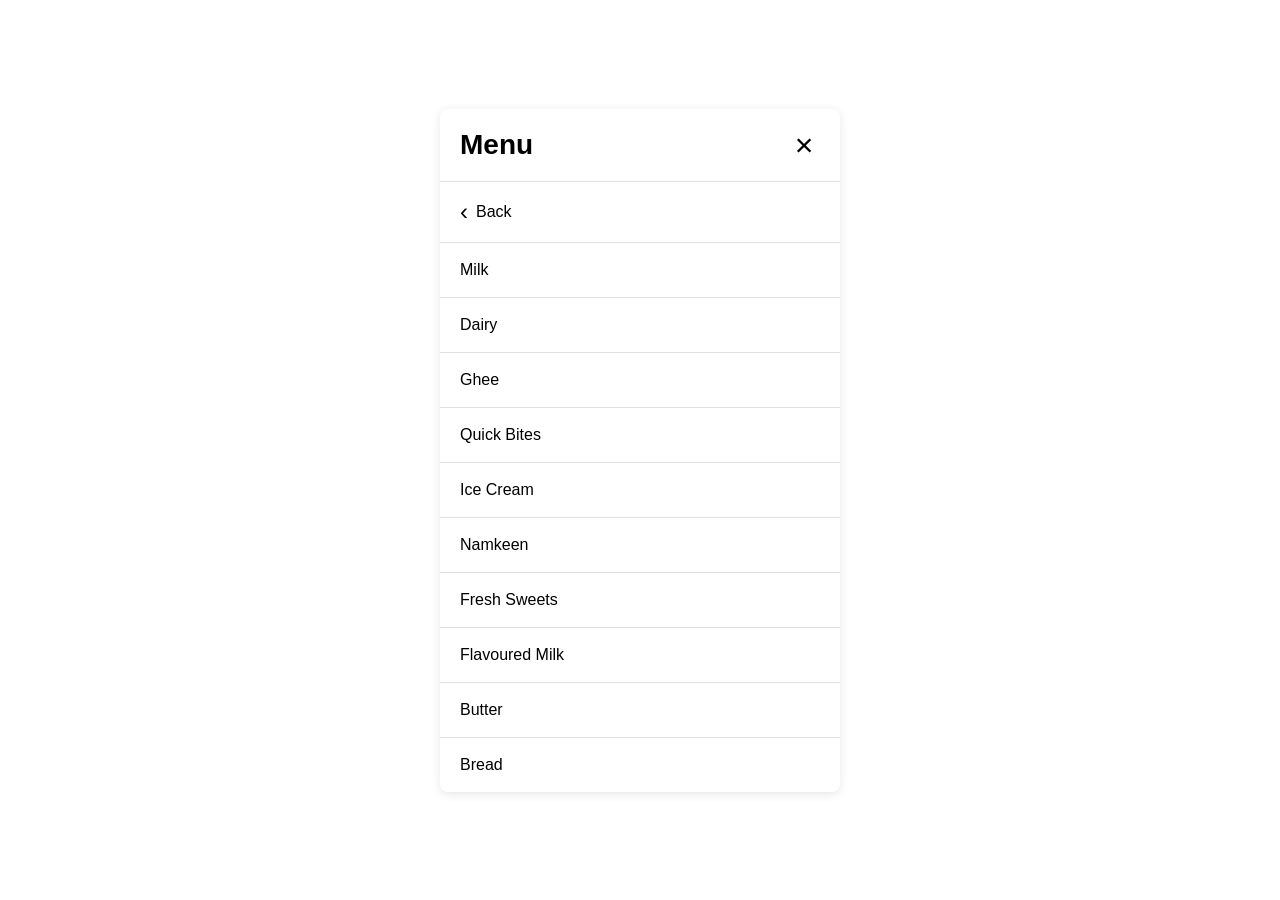
<file: Dairy-Flow.NAFinalllll/Dairy-Flow.NAFinal/Dairy-Flow/menu/index.html>
<!DOCTYPE html>
<html lang="en">
<head>
    <meta charset="UTF-8">
    <meta name="viewport" content="width=device-width, initial-scale=1.0">
    <title>Menu</title>
    <link rel="stylesheet" href="style.css">
</head>
<body>
    <div class="menu-container">
        <div class="menu-header">
            <h1 class="menu-title">Menu</h1>
            <button class="close-btn" aria-label="Close menu">×</button>
        </div>
        
        <div class="menu-list">
            <div class="menu-item back-item">
                <span class="back-icon">‹</span> Back
            </div>
            <div class="menu-item">Milk</div>
            <div class="menu-item">Dairy</div>
            <div class="menu-item">Ghee</div>
            <div class="menu-item">Quick Bites</div>
            <div class="menu-item">Ice Cream</div>
            <div class="menu-item">Namkeen</div>
            <div class="menu-item">Fresh Sweets</div>
            <div class="menu-item">Flavoured Milk</div>
            <div class="menu-item">Butter</div>
            <div class="menu-item">Bread</div>
        </div>
    </div>
    
    <script src="app.js"></script>
</body>
</html>
</file>
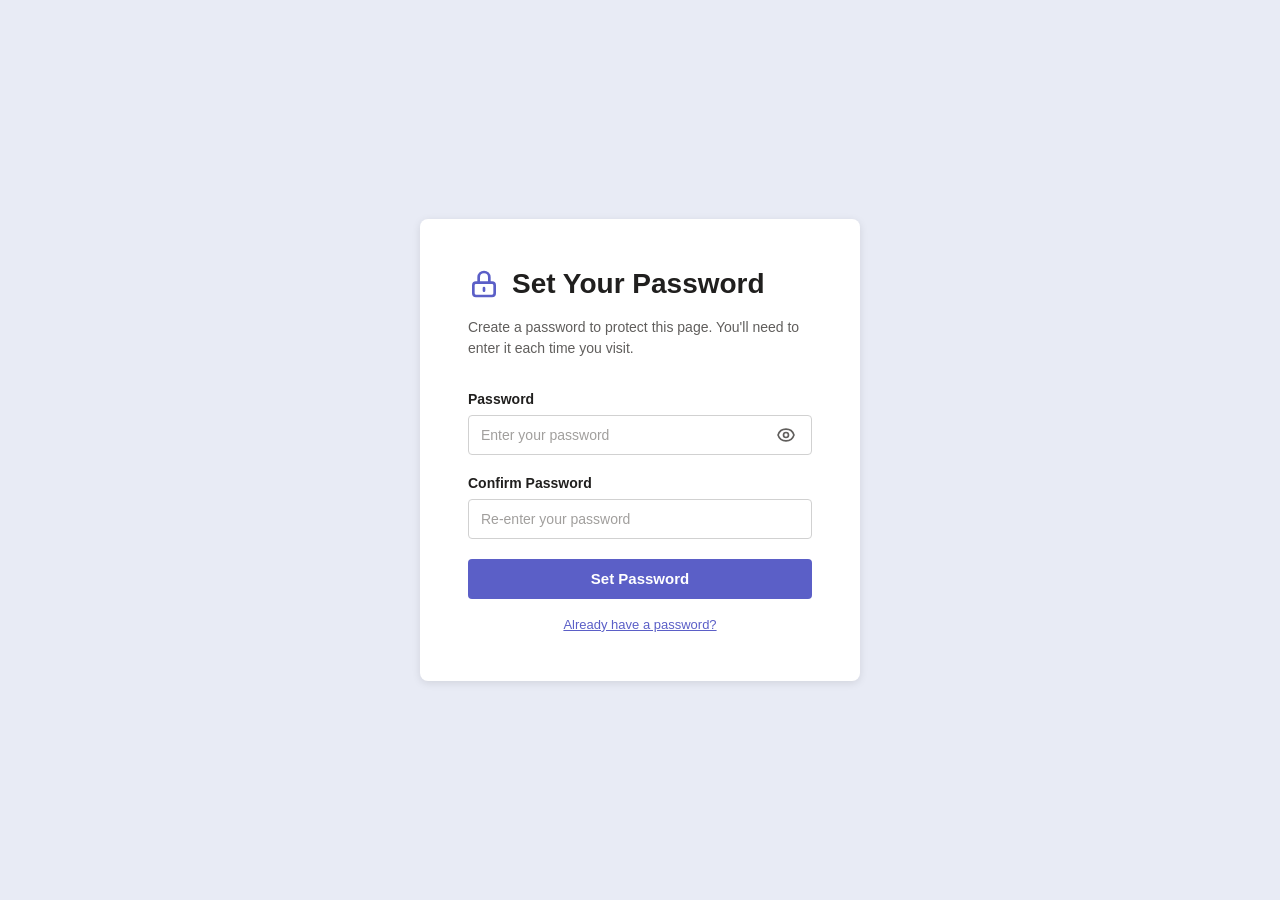
<file: Dairy-Flow.NAFinalllll/Dairy-Flow.NAFinal/Dairy-Flow/security/index.html>
<!DOCTYPE html>
<html lang="en">
<head>
    <meta charset="UTF-8">
    <meta name="viewport" content="width=device-width, initial-scale=1.0">
    <title>Password Protected Page</title>
    <link rel="stylesheet" href="styles.css">
</head>
<body>
    <!-- Loading Screen -->
    <div id="loading" class="screen">
        <div class="loading-text">Loading...</div>
    </div>

    <!-- Setup Password Screen -->
    <div id="setupScreen" class="screen hidden">
        <div class="card">
            <div class="title-section">
                <svg class="lock-icon" fill="none" stroke="currentColor" viewBox="0 0 24 24">
                    <path stroke-linecap="round" stroke-linejoin="round" stroke-width="2" d="M12 15v2m-6 4h12a2 2 0 002-2v-6a2 2 0 00-2-2H6a2 2 0 00-2 2v6a2 2 0 002 2zm10-10V7a4 4 0 00-8 0v4h8z"/>
                </svg>
                <h1>Set Your Password</h1>
            </div>
            
            <p class="subtitle">Create a password to protect this page. You'll need to enter it each time you visit.</p>

            <form id="setupForm">
                <div class="form-field">
                    <label>Password</label>
                    <div class="input-container">
                        <input 
                            type="password" 
                            id="password" 
                            placeholder="Enter your password" 
                            required
                        />
                        <button type="button" class="eye-button" onclick="togglePassword('password')">
                            <svg class="eye-icon" fill="none" stroke="currentColor" viewBox="0 0 24 24">
                                <path stroke-linecap="round" stroke-linejoin="round" stroke-width="2" d="M15 12a3 3 0 11-6 0 3 3 0 016 0z"/>
                                <path stroke-linecap="round" stroke-linejoin="round" stroke-width="2" d="M2.458 12C3.732 7.943 7.523 5 12 5c4.478 0 8.268 2.943 9.542 7-1.274 4.057-5.064 7-9.542 7-4.477 0-8.268-2.943-9.542-7z"/>
                            </svg>
                        </button>
                    </div>
                </div>

                <div class="form-field">
                    <label>Confirm Password</label>
                    <div class="input-container">
                        <input 
                            type="password" 
                            id="confirmPassword" 
                            placeholder="Re-enter your password" 
                            required
                        />
                    </div>
                </div>

                <div id="setupError" class="error-message hidden"></div>

                <button type="submit" class="unlock-button">
                    Set Password
                </button>

                <div class="forgot-link">
                    <a href="#" onclick="event.preventDefault();">Already have a password?</a>
                </div>
            </form>
        </div>
    </div>

    <!-- Login Screen -->
    <div id="loginScreen" class="screen hidden">
        <div class="card">
            <div class="title-section">
                <svg class="lock-icon" fill="none" stroke="currentColor" viewBox="0 0 24 24">
                    <path stroke-linecap="round" stroke-linejoin="round" stroke-width="2" d="M12 15v2m-6 4h12a2 2 0 002-2v-6a2 2 0 00-2-2H6a2 2 0 00-2 2v6a2 2 0 002 2zm10-10V7a4 4 0 00-8 0v4h8z"/>
                </svg>
                <h1>Enter Password</h1>
            </div>
            
            <p class="subtitle">This page is protected. Please enter your password to continue.</p>

            <form id="loginForm">
                <div class="form-field">
                    <label>Password</label>
                    <div class="input-container">
                        <input 
                            type="password" 
                            id="loginPassword" 
                            placeholder="Enter your password" 
                            required
                            autofocus
                        />
                        <button type="button" class="eye-button" onclick="togglePassword('loginPassword')">
                            <svg class="eye-icon" fill="none" stroke="currentColor" viewBox="0 0 24 24">
                                <path stroke-linecap="round" stroke-linejoin="round" stroke-width="2" d="M15 12a3 3 0 11-6 0 3 3 0 016 0z"/>
                                <path stroke-linecap="round" stroke-linejoin="round" stroke-width="2" d="M2.458 12C3.732 7.943 7.523 5 12 5c4.478 0 8.268 2.943 9.542 7-1.274 4.057-5.064 7-9.542 7-4.477 0-8.268-2.943-9.542-7z"/>
                            </svg>
                        </button>
                    </div>
                </div>

                <div id="loginError" class="error-message hidden"></div>

                <button type="submit" class="unlock-button">
                    Unlock
                </button>

                <div class="forgot-link">
                    <a href="#" onclick="event.preventDefault(); resetPassword();">Forgot password? Reset it here</a>
                </div>
            </form>
        </div>
    </div>

    <!-- Protected Content Screen -->
    <div id="contentScreen" class="screen hidden">
        <div class="content-wrapper">
            <div class="content-card">
                <div class="content-header">
                    <div class="success-section">
                        <svg class="success-icon" fill="none" stroke="currentColor" viewBox="0 0 24 24">
                            <path stroke-linecap="round" stroke-linejoin="round" stroke-width="2" d="M9 12l2 2 4-4m6 2a9 9 0 11-18 0 9 9 0 0118 0z"/>
                        </svg>
                        <h1>Welcome! You're in.</h1>
                    </div>
                    <button class="reset-link" onclick="resetPassword()">
                        Reset Password
                    </button>
                </div>
                
                <div class="content-area">
                    <p class="content-text">
                        This is your protected content area. You've successfully authenticated!
                    </p>
                    
                    <div class="info-panel">
                        <h2>Protected Content</h2>
                        <p>
                            This page is only accessible after entering the correct password.
                            Your password is securely stored in your browser's local storage.
                        </p>
                        <ul class="features">
                            <li>✓ Password protection active</li>
                            <li>✓ Data stored locally in your browser</li>
                            <li>✓ No server-side authentication needed</li>
                        </ul>
                    </div>
                </div>
            </div>
        </div>
    </div>

    <script src="script.js"></script>
</body>
</html>
</file>
<file: Dairy-Flow.NAFinalllll/Dairy-Flow.NAFinal/Dairy-Flow/menu/style.css>
* {
    margin: 0;
    padding: 0;
    box-sizing: border-box;
}

body {
    font-family: -apple-system, BlinkMacSystemFont, 'Segoe UI', Roboto, Oxygen, Ubuntu, Cantarell, sans-serif;
    background-color: #ffffff;
    display: flex;
    justify-content: center;
    align-items: center;
    min-height: 100vh;
    padding: 20px;
}

.menu-container {
    background-color: #ffffff;
    width: 100%;
    max-width: 400px;
    box-shadow: 0 2px 10px rgba(0, 0, 0, 0.1);
    border-radius: 8px;
    overflow: hidden;
}

.menu-header {
    display: flex;
    justify-content: space-between;
    align-items: center;
    padding: 20px;
    border-bottom: 1px solid #e0e0e0;
}

.menu-title {
    font-size: 28px;
    font-weight: bold;
    color: #000000;
    margin: 0;
}

.close-btn {
    background: none;
    border: none;
    font-size: 32px;
    color: #000000;
    cursor: pointer;
    padding: 0;
    width: 32px;
    height: 32px;
    display: flex;
    align-items: center;
    justify-content: center;
    line-height: 1;
    transition: opacity 0.2s;
}

.close-btn:hover {
    opacity: 0.6;
}

.menu-list {
    display: flex;
    flex-direction: column;
}

.menu-item {
    padding: 18px 20px;
    font-size: 16px;
    color: #000000;
    border-bottom: 1px solid #e0e0e0;
    cursor: pointer;
    transition: background-color 0.2s;
    display: flex;
    align-items: center;
}

.menu-item:last-child {
    border-bottom: none;
}

.menu-item:hover {
    background-color: #f5f5f5;
}

.back-item {
    color: #000000;
}

.back-icon {
    margin-right: 8px;
    font-size: 24px;
    font-weight: normal;
    line-height: 1;
}

@media (max-width: 480px) {
    .menu-container {
        max-width: 100%;
        border-radius: 0;
    }
    
    body {
        padding: 0;
    }
}
</file>
<file: Dairy-Flow.NAFinalllll/Dairy-Flow.NAFinal/Dairy-Flow/security/styles.css>
* {
    margin: 0;
    padding: 0;
    box-sizing: border-box;
}

body {
    font-family: -apple-system, BlinkMacSystemFont, 'Segoe UI', 'Segoe UI Web (West European)', 'Segoe UI', -apple-system, BlinkMacSystemFont, 'Roboto', 'Helvetica Neue', sans-serif;
    -webkit-font-smoothing: antialiased;
    -moz-osx-font-smoothing: grayscale;
}

.screen {
    min-height: 100vh;
    background: #e8ebf5;
    display: flex;
    align-items: center;
    justify-content: center;
    padding: 20px;
}

.hidden {
    display: none !important;
}

.loading-text {
    color: #605e5c;
    font-size: 16px;
}

/* Card Styles */
.card {
    background: white;
    border-radius: 8px;
    box-shadow: 0 2px 8px rgba(0, 0, 0, 0.1);
    padding: 48px;
    width: 100%;
    max-width: 440px;
}

/* Title Section */
.title-section {
    display: flex;
    align-items: center;
    gap: 12px;
    margin-bottom: 16px;
}

.lock-icon {
    width: 32px;
    height: 32px;
    color: #5b5fc7;
    flex-shrink: 0;
}

h1 {
    font-size: 28px;
    font-weight: 600;
    color: #201f1e;
    line-height: 1.2;
}

.subtitle {
    font-size: 14px;
    color: #605e5c;
    line-height: 1.5;
    margin-bottom: 32px;
}

/* Form Styles */
.form-field {
    margin-bottom: 20px;
}

label {
    display: block;
    font-size: 14px;
    font-weight: 600;
    color: #201f1e;
    margin-bottom: 8px;
}

.input-container {
    position: relative;
}

input[type="password"],
input[type="text"] {
    width: 100%;
    height: 40px;
    padding: 8px 40px 8px 12px;
    font-size: 14px;
    color: #201f1e;
    background: white;
    border: 1px solid #d1d1d1;
    border-radius: 4px;
    font-family: inherit;
    transition: border-color 0.1s ease;
}

input[type="password"]:focus,
input[type="text"]:focus {
    outline: none;
    border-color: #5b5fc7;
}

input[type="password"]::placeholder,
input[type="text"]::placeholder {
    color: #a19f9d;
}

.eye-button {
    position: absolute;
    right: 8px;
    top: 50%;
    transform: translateY(-50%);
    background: none;
    border: none;
    padding: 8px;
    cursor: pointer;
    display: flex;
    align-items: center;
    justify-content: center;
}

.eye-icon {
    width: 20px;
    height: 20px;
    color: #605e5c;
}

.eye-button:hover .eye-icon {
    color: #201f1e;
}

/* Error Message */
.error-message {
    background: #fde7e9;
    border: 1px solid #f1aeb5;
    color: #842029;
    padding: 12px 16px;
    border-radius: 4px;
    font-size: 14px;
    margin-bottom: 20px;
}

/* Unlock Button */
.unlock-button {
    width: 100%;
    height: 40px;
    background: #5b5fc7;
    color: white;
    border: none;
    border-radius: 4px;
    font-size: 15px;
    font-weight: 600;
    cursor: pointer;
    font-family: inherit;
    transition: background-color 0.1s ease;
}

.unlock-button:hover {
    background: #4a4fb8;
}

.unlock-button:active {
    background: #3d42a3;
}

/* Forgot Link */
.forgot-link {
    text-align: center;
    margin-top: 16px;
}

.forgot-link a {
    font-size: 13px;
    color: #5b5fc7;
    text-decoration: underline;
    cursor: pointer;
}

.forgot-link a:hover {
    color: #4a4fb8;
}

/* Content Screen */
.content-wrapper {
    width: 100%;
    max-width: 900px;
}

.content-card {
    background: white;
    border-radius: 8px;
    box-shadow: 0 2px 8px rgba(0, 0, 0, 0.1);
    padding: 48px;
}

.content-header {
    display: flex;
    align-items: center;
    justify-content: space-between;
    margin-bottom: 32px;
    flex-wrap: wrap;
    gap: 16px;
}

.success-section {
    display: flex;
    align-items: center;
    gap: 12px;
}

.success-icon {
    width: 32px;
    height: 32px;
    color: #107c10;
    flex-shrink: 0;
}

.reset-link {
    background: none;
    border: none;
    color: #5b5fc7;
    text-decoration: underline;
    font-size: 13px;
    cursor: pointer;
    font-family: inherit;
    padding: 8px 12px;
}

.reset-link:hover {
    color: #4a4fb8;
}

.content-area {
    display: flex;
    flex-direction: column;
    gap: 24px;
}

.content-text {
    font-size: 14px;
    color: #605e5c;
    line-height: 1.5;
}

.info-panel {
    background: linear-gradient(135deg, #f3f6ff 0%, #f0f3ff 100%);
    border: 1px solid #c7d2fe;
    border-radius: 6px;
    padding: 24px;
}

.info-panel h2 {
    font-size: 20px;
    font-weight: 600;
    color: #201f1e;
    margin-bottom: 12px;
}

.info-panel p {
    font-size: 14px;
    color: #605e5c;
    line-height: 1.5;
    margin-bottom: 16px;
}

.features {
    list-style: none;
    display: flex;
    flex-direction: column;
    gap: 8px;
}

.features li {
    font-size: 14px;
    color: #605e5c;
}

/* Responsive */
@media (max-width: 640px) {
    .card {
        padding: 32px 24px;
    }

    .content-card {
        padding: 32px 24px;
    }

    h1 {
        font-size: 24px;
    }

    .content-header {
        flex-direction: column;
        align-items: flex-start;
    }
}
</file>
